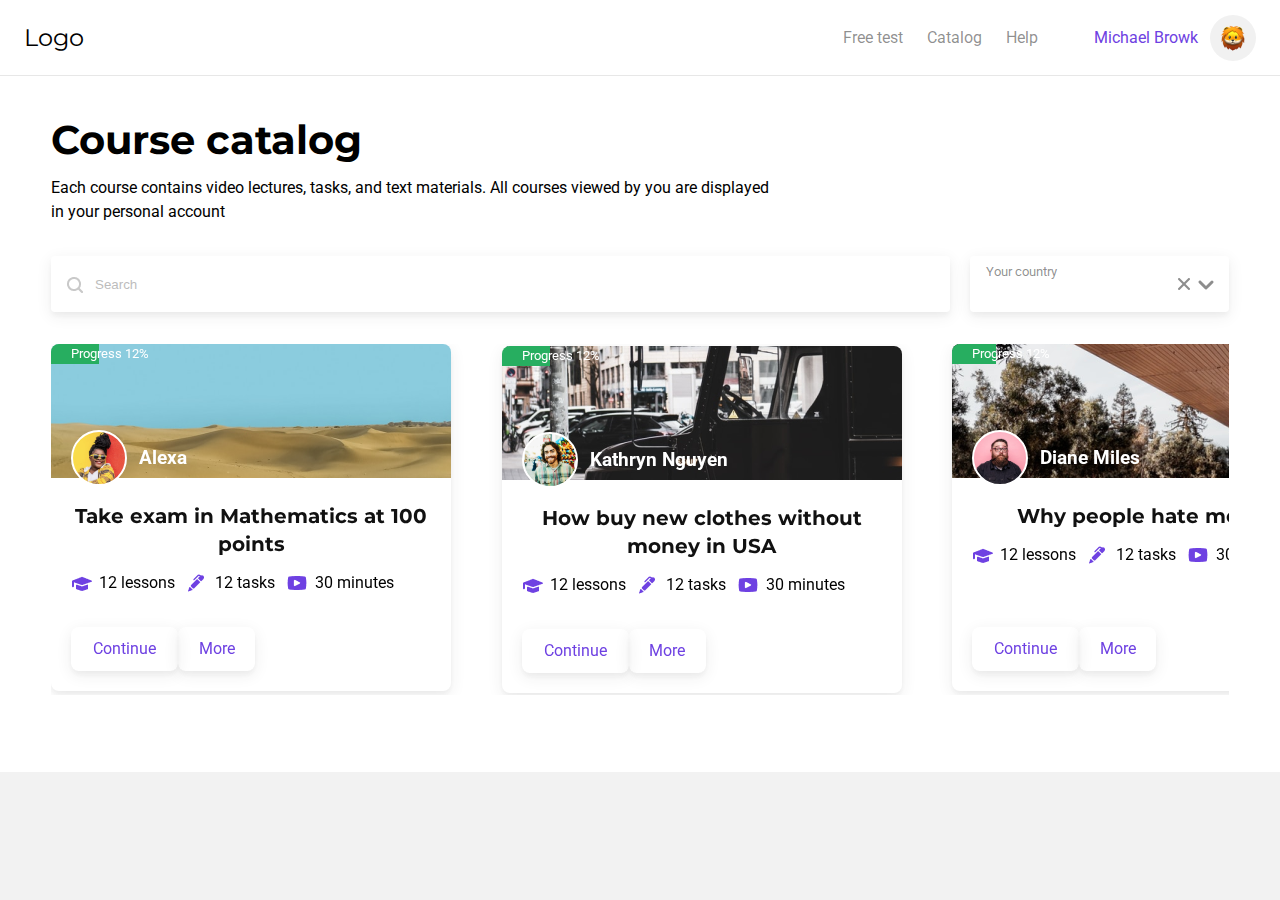
<file: Browk-UI-KIT/Course catalog/index.html>
<!DOCTYPE html>
<html lang="en">
<head>
	<meta charset="UTF-8">
	<meta name="viewport" content="width=device-width, initial-scale=1.0">
	<title>Course catalog</title>
	<link rel="stylesheet" href="css/style.css">
	<link rel="stylesheet" href="css/media.css">
	<link rel="preconnect" href="https://fonts.gstatic.com">
<link href="https://fonts.googleapis.com/css2?family=Montserrat:wght@700&family=Roboto&display=swap" rel="stylesheet">
</head>
<body>
	<header>
		<div class="row">
			<div class="logo">Logo</div>
			<span class="menu_burger"></span>
			<nav class="menu">
				<ul class="menu__lict">
					<li class="menu__item menu__item1"><a href="#">Free test</a></li>
					<li class="menu__item menu__item2"><a href="#">Catalog</a></li>
					<li class="menu__item menu__item3"><a href="#">Help</a></li>
					<li class="menu__item item_profile"><a href="#" class="profile"><label>Michael Browk</label> <img src="img/ava.png" alt=""></a> </li>
				</ul>
			</nav>
		</div>
	</header>
	<main>
		<div class="container">
			<h1>Course catalog</h1>
			<p>Each course contains video lectures, tasks, and text materials. All courses viewed by you are displayed in your personal account</p>
			<form action="#" class="search_form" id="search_form">
				<div class="search">
					<label for="input__search" class="label__search"><img src="img/Vector.png" alt=""></label>
					<input type="search" class="input__search" id="input__search" placeholder="Search" >
				</div>
				<div class="country">
					<fieldset>
						<legend>Your country</legend>
						<input type="text" class="input__country" id="input__country">	
						<div class="labels__country">
							<input type="reset" for="input__country" id="input__country_reset" hidden>
							<label for="input__country_reset" class="label__country label__country1">
								<img src="img/Union.png" alt="">								
							</label>
							<label for="input__country" class="label__country">
								<img src="img/Union2.png" alt="">
							</label>
						</div>
					</fieldset>
				</div>
			</form>
			<div class="island_list slider">
				<div class="island1 slider__item">
					<div class="island_container">
						<div class="island__bg">
							<div class="scale_progress">
								<div class="island__scale_progress"></div>
								<p>Progress <span class="progress_value">12</span>%</p>
							</div>
							<div class="peview">
								<img src="img/alexa.svg" alt="" >
								<h3>Alexa</h3>
							</div>
						</div>
						<div class="island__content">
							<h2>Take exam in Mathematics at 100 points</h2>
							<div class="scils">
								<div class="scil1">12 lessons</div>
								<div class="scil2">12 tasks</div>
								<div class="scil3">30 minutes</div>
							</div>
							<div class="island__content__btm">
								<a href="#" class="btm-Continue">Continue</a>
								<a href="#" class="btm-More">More</a>
							</div>
						</div>
					</div>
				</div>
				<div class="island2 slider__item">
					<div class="island_container">
						<div class="island__bg">
							<div class="scale_progress">
								<div class="island__scale_progress"></div>
								<p>Progress <span class="progress_value">12</span>%</p>
							</div>
							<div class="peview">
								<img src="img/Kathryn.svg" alt="" >
								<h3>Kathryn Nguyen</h3>
							</div>
						</div>
						<div class="island__content">
							<h2>How buy new clothes without money in USA</h2>
							<div class="scils">
								<div class="scil1">12 lessons</div>
								<div class="scil2">12 tasks</div>
								<div class="scil3">30 minutes</div>
							</div>
							<div class="island__content__btm">
								<a href="#" class="btm-Continue">Continue</a>
								<a href="#" class="btm-More">More</a>
							</div>
						</div>
					</div>
				</div>
				<div class="island3 slider__item">
					<div class="island_container">
						<div class="island__bg">
							<div class="scale_progress">
								<div class="island__scale_progress"></div>
								<p>Progress <span class="progress_value">12</span>%</p>
							</div>
							<div class="peview">
								<img src="img/Diane.svg" alt="" >
								<h3>Diane Miles</h3>
							</div>
						</div>
						<div class="island__content">
							<h2>Why people hate me?</h2>
							<div class="scils">
								<div class="scil1">12 lessons</div>
								<div class="scil2">12 tasks</div>
								<div class="scil3">30 minutes</div>
							</div>
							<div class="island__content__btm">
								<a href="#" class="btm-Continue">Continue</a>
								<a href="#" class="btm-More">More</a>
							</div>
						</div>
					</div>
				</div>
			</div>
		</div>
	</main>
	<script src="https://code.jquery.com/jquery-3.4.1.min.js"></script>
	<script src="js/slick.min.js"></script>
	<script src="js/script.js"></script>	
</body>
</html>
</file>
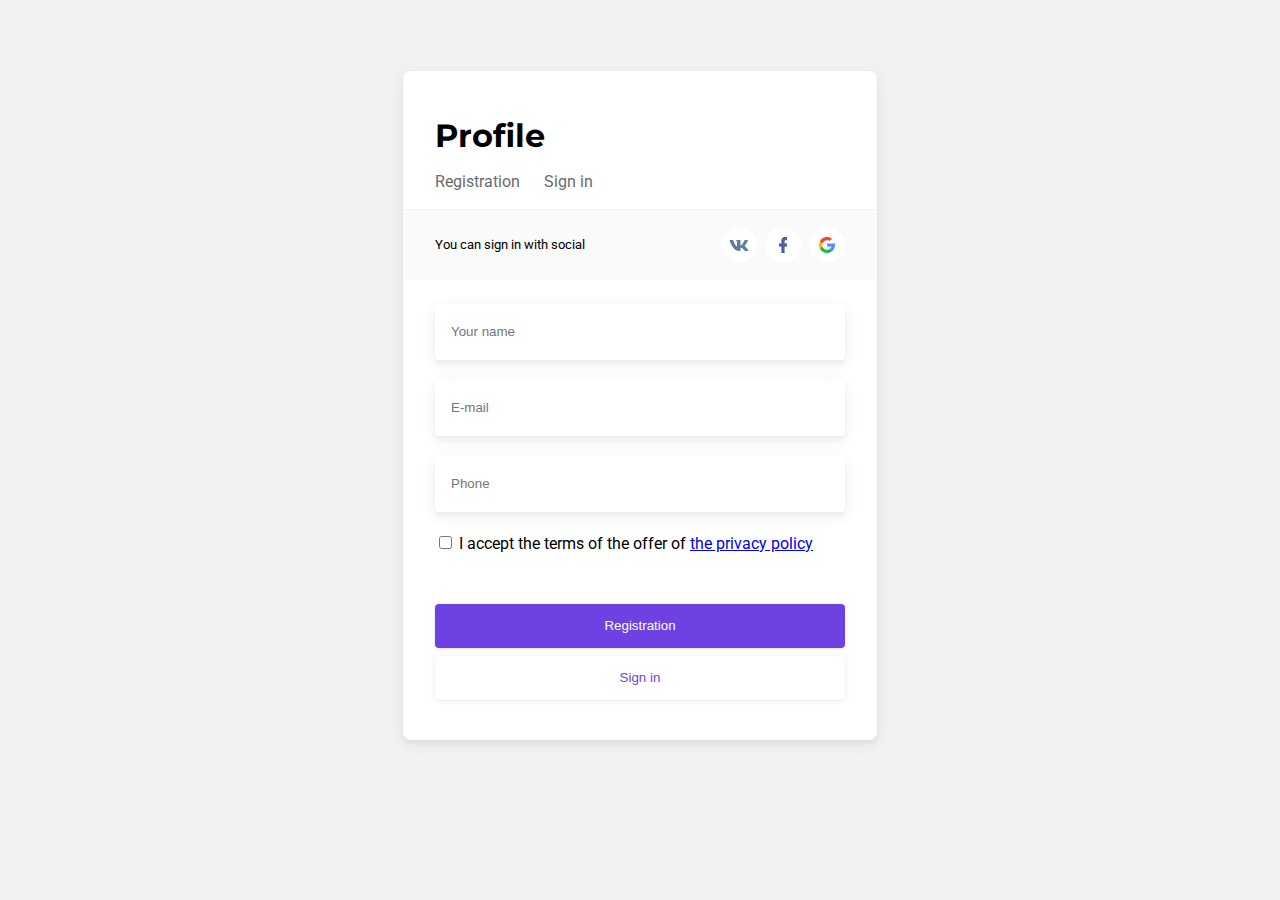
<file: Browk-UI-KIT/Profile/index.html>
<!DOCTYPE html>
<html lang="en">
<head>
	<meta charset="UTF-8">
	<meta name="viewport" content="width=device-width, initial-scale=1.0">
	<title>Document</title>
	<link rel="stylesheet" href="css/style.css">
	<link rel="preconnect" href="https://fonts.gstatic.com">
	<link href="https://fonts.googleapis.com/css2?family=Montserrat:wght@700&family=Roboto&display=swap" rel="stylesheet">
</head>
<body>
	<div class="wraper">
		<div class="profile">
			<form action="#" id="Profile_form">
				<div class="Profile__header">
					<h1>Profile</h1>
					<nav>
						<ul>
							<li><a href="container__content1">Registration</a></li>
							<li><a href="container__content2">Sign in</a></li>
						</ul>
					</nav>
				</div>
				<div class="Profile__subbar">
					<p>You can sign in with social</p>
					<button href="#"><img src="img/vk.png" alt=""></button>
					<button href="#"><img src="img/facebook.png" alt=""></button>
					<button href="#"><img src="img/google.png" alt=""></button>
				</div>
				<div class="Profile__container">
					<div class="container__content1" id="container__content1">
						<input type="text" placeholder="Your name" name="Your_name" required>
						<input type="email" placeholder="E-mail" name="E-mail" required>
						<input type="tel" placeholder="Phone" name="Phone" required>
					</div>
					<div class="container__content2" id="container__content2">
						<input type="text" placeholder="Your name" name="Your_name" required>
						<input type="password" placeholder="password" name="password" required>
					</div>
				</div>
            <div class="Profile__offer">
            	<p><input type="checkbox" required>
            	I accept the terms of the offer of <span><a href="#">the privacy policy</a></span></p>
            </div>
            <div class="Profile__btm">
            	<input type="submit" id="btm_Registration" class="btm_Registration" value="Registration">
            	<input type="submit" id="btm_Sign_in" class="btm_Sign_in" value="Sign in">
            </div>
			</form>
		</div>
	</div>
</body>
</html>
</file>
<file: Browk-UI-KIT/Course catalog/css/style.css>
*{
	box-sizing: border-box;
	margin: 0;
	padding: 0;
}
body{
	font-family: 'Roboto', sans-serif;
	font-weight: normal;
	font-size: 16px;
	line-height: 24px;
	background: #F2F2F2;
}
header{
	max-width: 1366px;
	height: 76px;
	margin: 0 auto;
	border-bottom: 1px solid  rgba(17, 17, 17, 0.1);
	background: #fff;
	
}
.row {	
	height: 100%;
	display: flex;
	flex-direction: row;
	justify-content: space-between;
	align-items: center;
	margin: auto 24px ;
}
.logo {
	font-family: Montserrat, sans-serif;
	font-size: 24px;
	line-height: 32px;
	color: #000;
}
.menu_burger{
	display: none;
}
.menu {
	width: auto;
}
.menu__lict {
	display: flex;
	flex-direction: row;
	justify-content: space-between;
	align-items: center;
}
.menu__item {
	list-style: none;

}
.menu__item a{
	text-decoration: none;
	padding: 26px 0;
	color: rgba(17, 17, 17, 0.48);
}
.menu__item2{
	margin: 0 24px ;
}
.item_profile {
	flex-grow: 1;
	margin-left: 56px;	
}
.profile img{
	background: #F1F1F1;
	padding: 10px;
	border-radius: 50%;
	margin-left: 12px;
}
a.profile{
	color: #6E41E2;
	padding: 13px 0;
	display: flex;
	flex-direction: row;
	align-items: center;
	
}


.menu__item a:hover{
	color: #111;
	opacity: 1;
	box-shadow: inset 0px -2px 0px #6E41E2;
}
a.profile:hover{
	color: #85b0fa;
	opacity: 1;
}
main{
	max-width: 1366px;
	margin: 0 auto;
	background: #fff;
}

.container{
	padding: 40px 51px 77px; 
}
h1{
font-family: Montserrat, sans-serif;
font-weight: bold;
font-size: 40px;
line-height: 48px;
color: #000000;
margin-bottom: 12px;
}
.container>p{
	max-width: 724px;
}
.search_form {
	display: flex;
	flex-direction: row;
	justify-content: space-between;
	align-items: center;
	margin: 32px 0;
}
.search {
	flex-grow: 1;
	box-shadow: 0px 4px 4px rgba(51, 51, 51, 0.04), 0px 4px 16px rgba(51, 51, 51, 0.08);
	border-radius: 4px;
	height: 56px;
	padding: 20px 16px;

	display: flex;
	justify-content: start;
	align-items: center;
}
.input__search{
	flex-grow: 1;
	height: 24px;
	border: none;
	opacity: 0.48;
}
.input__search:hover{
	border: none;
	opacity: 1;
}
.label__search{
	width: 16px;
	height: 16px;
	margin-right: 12px;
	opacity: 0.48;
}
.country {
	width: 259px;
	padding: 6px 16px;
	box-shadow: 0px 4px 4px rgba(51, 51, 51, 0.04), 0px 4px 16px rgba(51, 51, 51, 0.08);
	border-radius: 4px;
	height: 56px;
	margin-left: 20px;
	position: relative;	
}
fieldset{
	border: none;
}
legend{
	font-size: 13px;
	line-height: 20px;
	color: rgba(17, 17, 17, 0.48);
}
.input__country {
	border: none;
	height: 24px;
	width: 100%;
}
.labels__country{
	position: absolute;
	z-index: 10;	
	top: 30%;
	right: 15px;
}
.label__country {
width: 24px;
height: 24px;
}
.label__country1{
	margin-right: 4px;
}
.island_list {
	display: flex;
	justify-content: space-between;
}

.island_container {
	background: #FFFFFF;
	box-shadow: 0px 4px 4px rgba(51, 51, 51, 0.04), 0px 4px 16px rgba(51, 51, 51, 0.08);
	border-radius: 8px;
	max-width: 400px;
	overflow: hidden;
}
.island__bg {
	width: 100%;
	height: 134px;
	background: url(../img/Alexa_fon.png);
	background-size: cover;
	position: relative;
}
.island__scale_progress {
	height: 20px;
	width: 12%;	
	background-color: #27AE60;
	position: relative;

}
.scale_progress {
	position: relative;
}
.scale_progress p{
	font-size: 13px;
	line-height: 20px;
	color: #FFFFFF;
	margin-left: 20px;
	position: absolute;
	top: 0;
}

.peview {
	display: flex;
	align-items: center;
	position: absolute;
	bottom: 0;
	margin: 0 0 -8px 20px;
	color: #fff;

}
.peview img{
	margin-right: 12px;
}
.island__content {
	margin: 24px 20px 20px;

}
h2{
	font-family: Montserrat;
	font-weight: bold;
	font-size: 20px;
	line-height: 28px;
	color: #111111;
	display: block;
	margin-bottom: 13px;
}
.scils {
	display: flex;
	justify-content: start;
}
.scil1 {
	padding-left: 28px;
	background: url(../img/header.png) no-repeat left;
}
.scil2 {
	margin: 0 12px;
	padding-left: 28px;
	background: url(../img/pen.png) no-repeat left;
}
.scil3 {
	padding-left: 28px;
	background: url(../img/play.png) no-repeat left;
}
.island__content__btm {
	display: flex;
	margin-top: 32px;
	color: #6E41E2;
}
.btm-Continue {
	color: #6E41E2;
	text-decoration: none;
	width: 107px;
	padding: 10px 20px;
	border-radius: 8px;
	box-shadow: 0px 4px 4px rgba(51, 51, 51, 0.04), 0px 4px 16px rgba(51, 51, 51, 0.08);
}
.btm-Continue:hover {
	border: 1.5px solid #6e41e2;

}
.btm-More {
	color: #6E41E2;
	text-decoration: none;
	width: 77px;
	padding: 10px 20px;
	border-radius: 8px;
	box-shadow: 0px 4px 4px rgba(51, 51, 51, 0.04), 0px 4px 16px rgba(51, 51, 51, 0.08);
}
.btm-More:hover {
	border: 1.5px solid #6e41e2;

}
.island2{
	margin: 2px 32px;
}
.island2 .island__bg {
	background: url(../img/Kathryn_fon.png);
}
.island3 .island__content__btm{
	margin-top: 60px;

}
.island3 .island__bg {
	background: url(../img/Diane_fon.png);

}
.slider{
	position: relative;	
}
.slick-list {
	max-width: 1264px;
	overflow: hidden;
}
.slick-track{
	display: flex;
	justify-content: space-between;
	max-width: 1264px;
}
/*.slider .slick-arrow{
	position: absolute;
	top: 60%;
	z-index: 20;	
	font-size: 0;
	width: 60px;
	height: 30px;
	border: none;
	margin: -30px 0 0 0;	
}*/
/*.slider .slick-arrow.slick-prev{
	left: 0;
	background: url(../img/arow/unnamed.png) 0 0 / 100% no-repeat;
	transform: rotate(180deg);
}
.slider .slick-arrow.slick-next{
	right: 0;
	background: url(../img/arow/unnamed.png) 0 0 / 100% no-repeat;
}*/
.slider__item{
	text-align: center;
	max-width: 400px;
	opacity: 1;
	transition: all 0.3s ease 0s;
}
.slick-slide{
	max-width: 400px;
}
.slick-slide.slick-center{
	opacity: 1;
	max-width: 400px;
}
</file>
<file: Browk-UI-KIT/Course catalog/css/media.css>
@media (max-width: 1360px) {
	.island__content{
		margin: calc(5px + (20 - 5) * ((100vw - 320px)/(1360-320)));
		margin-top: calc(5px + (24 - 5) * ((100vw - 320px)/(1360-320)));
	}
	h2{
		margin-bottom: calc(6px + (13 - 6) * ((100vw - 320px)/(1360-320)));
	}
	.scil2{
		margin: 0 calc(6px + (12 - 6) * ((100vw - 320px)/(1360-320)));
	}
	.island__content__btm {
	margin-top: calc(12px + (32 - 12) * ((100vw - 320px)/(1360-320)));
	}
	.btm-Continue{
		padding: calc(5px + (10 - 5) * ((100vw - 320px)/(1360-320))) calc(10px + (20 - 10) * ((100vw - 320px)/(1360-320)));
	}
	.btm-More{
		padding: calc(5px + (10 - 5) * ((100vw - 320px)/(1360-320))) calc(10px + (20 - 10) * ((100vw - 320px)/(1360-320)));
	}
	.island2{
	margin: 2px calc(12px + (32 - 12) * ((100vw - 320px)/(1360-320)));
	}
	.container{	
	padding: calc(15px + (40 - 15) * ((100vw - 320px)/(1360-320))) calc(12px + (51 - 12) * ((100vw - 320px)/(1360-320))) calc(20px + (77 - 20) * ((100vw - 320px)/(1360-320)));
	}

}

@media (max-width: 800px) {
	body.lock{
		overflow: hidden;
	}
	.country {
	max-width: 259px;	
	margin-left: calc(1px + (20 - 10) * ((100vw - 320px)/(1360-320)));
	}
	header{
		position: fixed;
		width: 100%;
		height: 50px;		
		left: 0;
		top: 0;
		z-index: 50;
	}
	header:before{
		content: '';
		position: absolute;
		top: 0;
		left: 0;
		width: 100%;
		height: 100%;
		background: #F2F2F2;
		z-index: 2;
	}
	.row{
		position: relative;		
		height: 50px;
	}
	.logo{
		position: relative;
		z-index: 3;
	}

	
	main{
		padding-top: 55px;
	}
	
	.menu_burger{
		display: block;
		position: relative;
		content: url(../img/ava.png);
		background: #fff;
		padding: 10px;
		border-radius: 50%;
		position: relative;
		z-index: 3;
	}
	.menu_burger.active{
		opacity: 0.7;
		padding: 6px;
	}
	.menu{
		position: fixed;
		top: -100%;
		left: 0;
		width: 100%;
		background-color: #fff;	
		padding: 55px 10px 20px;
		transition: all 0.5s ease 0s;
		overflow: auto;
	}
	.menu.active{
		top: 0;
		transition: all 0.5s ease 0s;
	}
	.menu__lict{
		position: relative;
		z-index: 2;
		flex-direction: column;
		align-items: flex-start;
	}
	.menu__item li{
		margin-bottom: 10px;
	}
	.menu__item a{	
		padding: 0;	
	}
	.profile img{
		display: none;
	}
	
	.item_profile {
		flex-grow: 0;
		margin-left: 0;
		order: 1;	
	}
	.menu__item1{
		order: 2;
	}
	.menu__item2{
		margin: 0;
		order:3;
	}
	.menu__item3{
		order: 4;
	}
	a.profile{
		padding: 0;
	}
}
@media (max-width: 600px){
	
	.country {
	display: none;
}
}
@media (max-width: 425px){
	.scils {

	justify-content: space-around;
}
	.scil1 {
	padding-left: 0;
	background: none;
	}
	.scil2 {
		
	padding-left: 0;
	background: none;
	}
	.scil3 {
	padding-left: 0;
	background: none;
	}
}
</file>
<file: Browk-UI-KIT/Profile/css/style.css>
body{
	background: #F2F2F2;
	width: 100%;
	height: 100%;
	margin: 0;
	padding: 0;
	font-family: Roboto, sans-serif;
	font-size: 16px;
	line-height: 24px;
}




.wraper {
	
	width: 474px;
	margin: 71px auto;

}
h1{
	font-family: Montserrat;
	font-weight: bold;
	font-size: 32px;

}
.profile {
	background: #FFFFFF;
	box-shadow: 0px 4px 4px rgba(51, 51, 51, 0.04), 0px 4px 16px rgba(51, 51, 51, 0.08);
	border-radius: 8px;
}
.Profile__header {
   padding: 32px 32px 15px;
}
.Profile__header ul{
	padding: 0;
	margin: 0;
	list-style: none;
	display: flex;
}
.Profile__header li{
	margin-right:  24px;
}
.Profile__header a{
	text-decoration: none;
	color: #6B6B6B;
}
.Profile__header a:hover{
	color: #111;
	border-bottom: 2px solid  #6E41E2;
	padding-bottom: 15px;
}
.Profile__subbar {
	border-top: 1px solid #F1F1F1;
	background: #FAFAFA;
	padding: 12px 32px;
	display: flex;
	justify-content: space-between;
	align-items: center;
}
.Profile__subbar p{
	flex-grow: 1;
	font-size: 13px;
	line-height: 20px;
}
.Profile__subbar button{
	margin-left: 8px;
	width: 36px;
	height: 36px;
	border-radius: 50%;
	padding: 0;
	border: none;
}
.Profile__subbar button:focus{
	border: none;
}
.Profile__container {
	padding: 24px 32px;
}
.container__content1 {
	display: flex;
	flex-direction: column;
}
.container__content1 input{
	display: block;
	background: #FFFFFF;
	box-shadow: 0px 4px 4px rgba(51, 51, 51, 0.04), 0px 4px 16px rgba(51, 51, 51, 0.08);
	border-radius: 4px;
	height: 24px;
	margin: 0 0 20px 0;
	border: 0;
	padding: 16px;

}

.container__content2 {
	display: none;
}
.Profile__offer {
 margin: -40px 0 0;
 padding: 0 32px;
}
.Profile__offer span{
	color: #6E41E2;
}

.Profile__btm {
margin: 0;
padding:32px;
display: flex;
flex-direction: column;
}
.Profile__btm input{
	height: 44px;
	border-radius: 4px;
	border: 0;	
	box-shadow: 0px 1px 1px rgba(51, 51, 51, 0.04), 0px 1px 6px rgba(51, 51, 51, 0.08);	
	margin-bottom: 8px;
}
.btm_Registration {
	background: #6E41E2;
	color: #FFFFFF;
}
.btm_Sign_in {
	color: #6E41E2;
	background: #fff;
}
</file>
